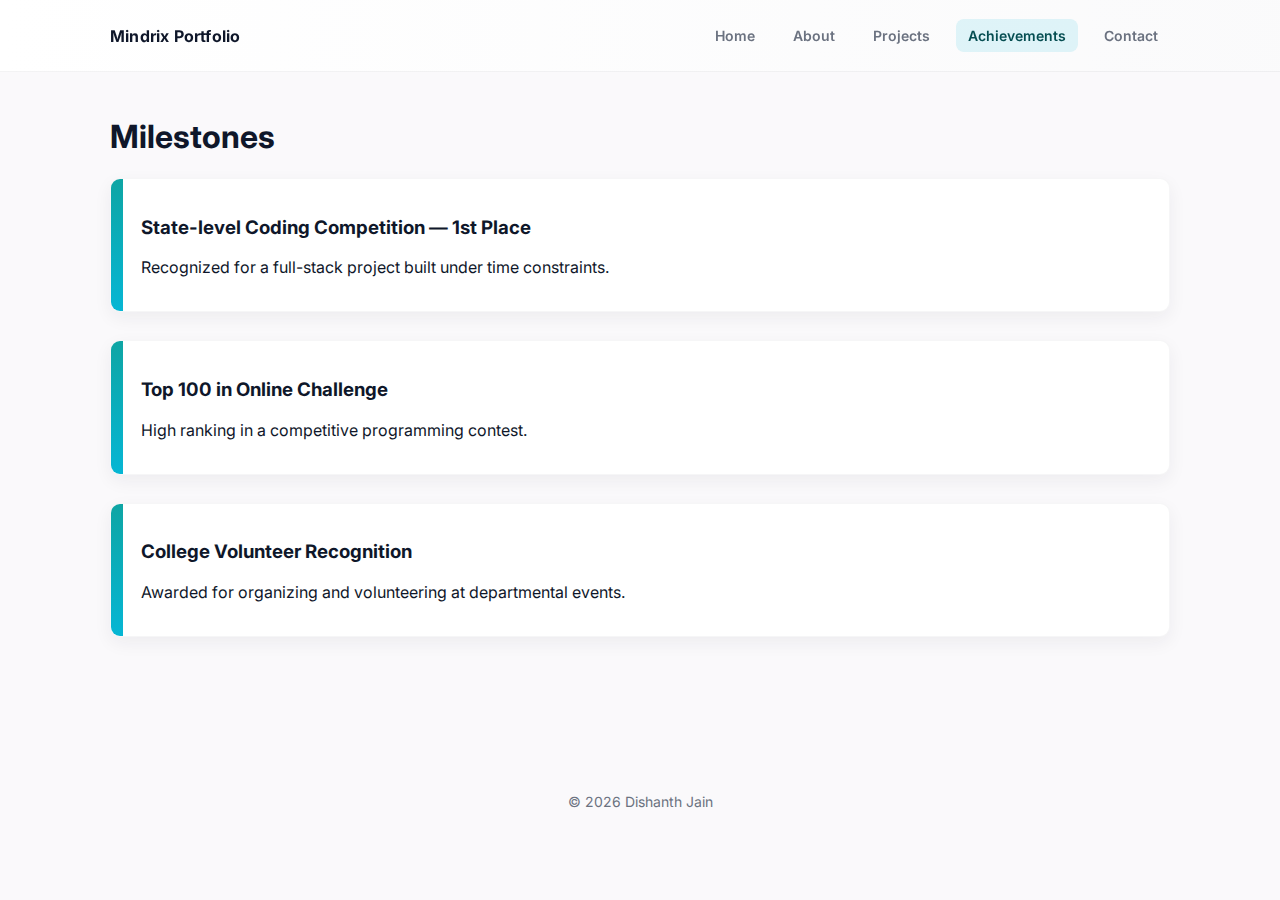
<file: portfolio/achievements.html>
<!doctype html>
<html lang="en">
<head>
  <meta charset="utf-8" />
  <meta name="viewport" content="width=device-width,initial-scale=1" />
  <title>Achievements — Milestones Gallery</title>
  <link href="https://fonts.googleapis.com/css2?family=Inter:wght@300;400;600;700&display=swap" rel="stylesheet">
  <link rel="stylesheet" href="styles.css">
</head>
<body>
  <header class="site-header">
    <div class="container header-inner">
      <a class="brand" href="index.html">Mindrix Portfolio</a>
      <nav class="site-nav">
        <a href="index.html" class="nav-link">Home</a>
        <a href="about.html" class="nav-link">About</a>
        <a href="projects.html" class="nav-link">Projects</a>
        <a href="achievements.html" class="nav-link active">Achievements</a>
        <a href="contact.html" class="nav-link">Contact</a>
      </nav>
    </div>
  </header>

  <main class="site-main">
    <section class="container achievements">
      <h1 class="section-title">Milestones</h1>

      <div class="achievement-stack">
        <div class="achievement-card">
          <div class="ach-band"></div>
          <div class="ach-content">
            <h3>State-level Coding Competition — 1st Place</h3>
            <p>Recognized for a full-stack project built under time constraints.</p>
          </div>
        </div>

        <div class="achievement-card">
          <div class="ach-band"></div>
          <div class="ach-content">
            <h3>Top 100 in Online Challenge</h3>
            <p>High ranking in a competitive programming contest.</p>
          </div>
        </div>

        <div class="achievement-card">
          <div class="ach-band"></div>
          <div class="ach-content">
            <h3>College Volunteer Recognition</h3>
            <p>Awarded for organizing and volunteering at departmental events.</p>
          </div>
        </div>
      </div>
    </section>
  </main>

  <footer class="site-footer">
    <div class="container">
      <p>© <span id="year4"></span> Dishanth Jain</p>
    </div>
  </footer>

  <script>document.getElementById('year4').textContent = new Date().getFullYear();</script>
</body>
</html>
</file>
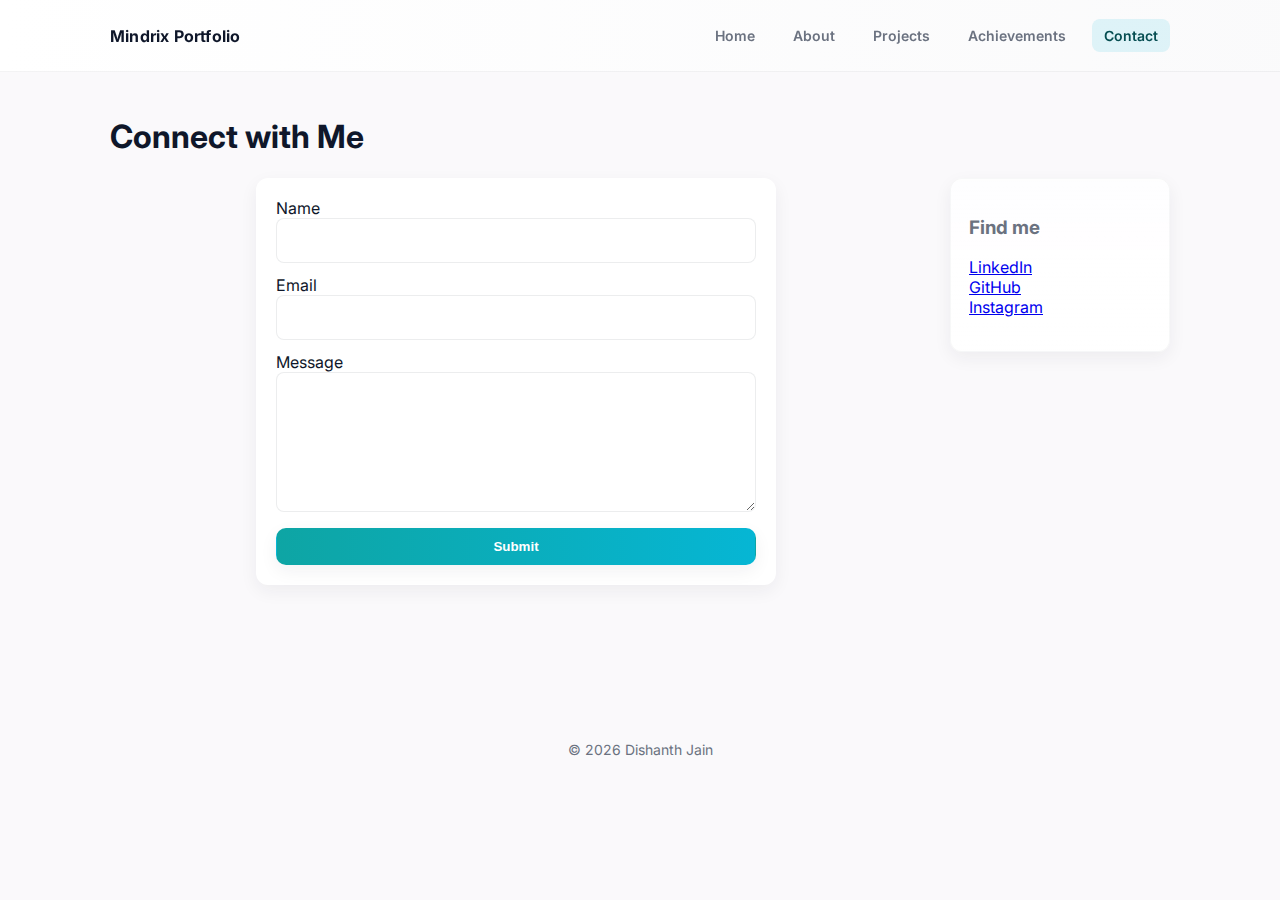
<file: portfolio/contact.html>
<!doctype html>
<html lang="en">
<head>
  <meta charset="utf-8" />
  <meta name="viewport" content="width=device-width,initial-scale=1" />
  <title>Contact — Connect with Me</title>
  <link href="https://fonts.googleapis.com/css2?family=Inter:wght@300;400;600;700&display=swap" rel="stylesheet">
  <link rel="stylesheet" href="styles.css">
</head>
<body>
  <header class="site-header">
    <div class="container header-inner">
      <a class="brand" href="index.html">Mindrix Portfolio</a>
      <nav class="site-nav">
        <a href="index.html" class="nav-link">Home</a>
        <a href="about.html" class="nav-link">About</a>
        <a href="projects.html" class="nav-link">Projects</a>
        <a href="achievements.html" class="nav-link">Achievements</a>
        <a href="contact.html" class="nav-link active">Contact</a>
      </nav>
    </div>
  </header>

  <main class="site-main">
    <section class="container contact-section">
      <h1 class="section-title">Connect with Me</h1>

      <div class="contact-wrap">
        <form class="contact-form" action="#" method="post" onsubmit="alert('Form demo — replace action with server endpoint'); return false;">
          <label>
            <span class="label-text">Name</span>
            <input type="text" name="name" required />
          </label>

          <label>
            <span class="label-text">Email</span>
            <input type="email" name="email" required />
          </label>

          <label>
            <span class="label-text">Message</span>
            <textarea name="message" rows="6" required></textarea>
          </label>

          <button class="btn primary" type="submit">Submit</button>
        </form>

        <aside class="social-block">
          <h3>Find me</h3>
          <p class="social-links">
            <a href="#" aria-label="LinkedIn">LinkedIn</a><br/>
            <a href="#" aria-label="GitHub">GitHub</a><br/>
            <a href="#" aria-label="Instagram">Instagram</a>
          </p>
        </aside>
      </div>
    </section>
  </main>

  <footer class="site-footer">
    <div class="container">
      <p>© <span id="year5"></span> Dishanth Jain</p>
    </div>
  </footer>

  <script>document.getElementById('year5').textContent = new Date().getFullYear();</script>
</body>
</html>
</file>
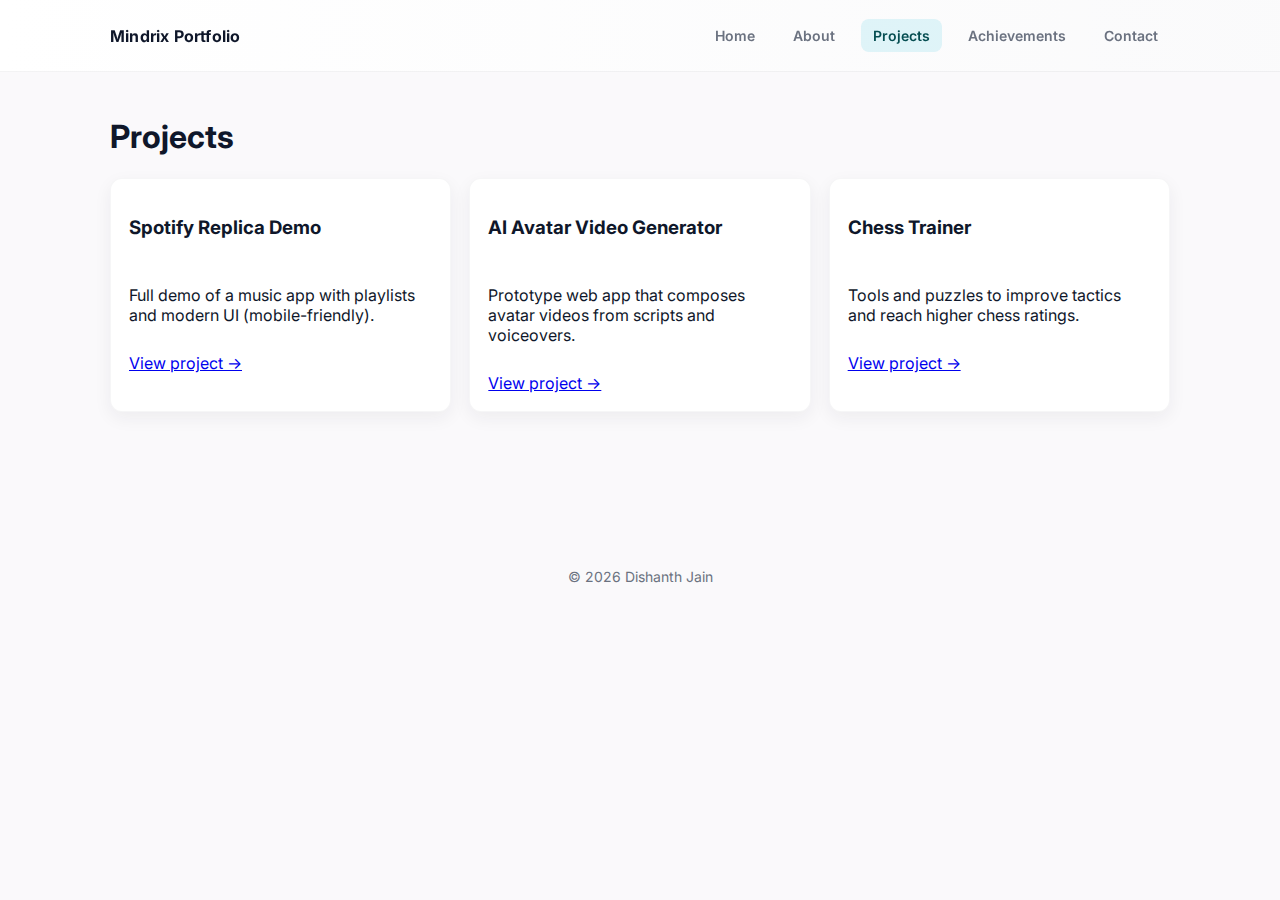
<file: portfolio/projects.html>
<!doctype html>
<html lang="en">
<head>
  <meta charset="utf-8" />
  <meta name="viewport" content="width=device-width,initial-scale=1" />
  <title>Projects — The Lab of Creations</title>
  <link href="https://fonts.googleapis.com/css2?family=Inter:wght@300;400;600;700&display=swap" rel="stylesheet">
  <link rel="stylesheet" href="styles.css">
</head>
<body>
  <header class="site-header">
    <div class="container header-inner">
      <a class="brand" href="index.html">Mindrix Portfolio</a>
      <nav class="site-nav">
        <a href="index.html" class="nav-link">Home</a>
        <a href="about.html" class="nav-link">About</a>
        <a href="projects.html" class="nav-link active">Projects</a>
        <a href="achievements.html" class="nav-link">Achievements</a>
        <a href="contact.html" class="nav-link">Contact</a>
      </nav>
    </div>
  </header>

  <main class="site-main">
    <section class="container projects">
      <h1 class="section-title">Projects</h1>
      <div class="projects-grid">
        <!-- repeatable project card -->
        <article class="project-card">
          <h3>Spotify Replica Demo</h3>
          <p class="project-desc">Full demo of a music app with playlists and modern UI (mobile-friendly).</p>
          <a class="project-link" href="#">View project →</a>
        </article>

        <article class="project-card">
          <h3>AI Avatar Video Generator</h3>
          <p class="project-desc">Prototype web app that composes avatar videos from scripts and voiceovers.</p>
          <a class="project-link" href="#">View project →</a>
        </article>

        <article class="project-card">
          <h3>Chess Trainer</h3>
          <p class="project-desc">Tools and puzzles to improve tactics and reach higher chess ratings.</p>
          <a class="project-link" href="#">View project →</a>
        </article>

        <!-- add more project-card blocks as needed -->
      </div>
    </section>
  </main>

  <footer class="site-footer">
    <div class="container">
      <p>© <span id="year3"></span> Dishanth Jain</p>
    </div>
  </footer>

  <script>document.getElementById('year3').textContent = new Date().getFullYear();</script>
</body>
</html>
</file>
<file: portfolio/styles.css>
:root{
  --header-height: 72px;
  --container-width: 1100px;
  --bg: #faf9fb;
  --card: #ffffff;
  --muted: #6b7280;
  --accent: #0ea5a4; /* teal-ish */
  --accent-2: #06b6d4;
  --radius: 12px;
  --shadow-sm: 0 6px 18px rgba(30,41,59,0.06);
  --shadow-md: 0 12px 30px rgba(30,41,59,0.10);
  font-family: 'Inter', system-ui, -apple-system, "Segoe UI", Roboto, "Helvetica Neue", Arial;
  color-scheme: light;
}

* { box-sizing: border-box; }
html,body { height:100%; margin:0; background:var(--bg); color:#0f172a; }

/* CONTAINER */
.container {
  max-width: var(--container-width);
  margin: 0 auto;
  padding: 0 20px;
}

/* FIXED HEADER (glued to top) */
.site-header{
  position: fixed;
  top:0;
  left:0;
  right:0;
  height: var(--header-height);
  background: linear-gradient(90deg, rgba(255,255,255,0.95), rgba(250,250,251,0.95));
  border-bottom: 1px solid rgba(15,23,42,0.05);
  display:flex;
  align-items:center;
  z-index: 50;
  backdrop-filter: blur(4px);
}

.header-inner{
  display:flex;
  align-items:center;
  justify-content:space-between;
  width:100%;
}

.brand {
  font-weight:700;
  letter-spacing:0.2px;
  color:#0f172a;
  text-decoration:none;
}

.site-nav {
  display:flex;
  gap:14px;
  align-items:center;
}

.site-nav .nav-link {
  text-decoration:none;
  padding:8px 12px;
  border-radius:8px;
  color:var(--muted);
  font-weight:600;
  font-size:14px;
}

.site-nav .nav-link:hover { color:var(--accent); background: rgba(6,182,212,0.06); }

.site-nav .nav-link.active {
  color: #064e52;
  background: rgba(6,182,212,0.12);
}

/* MAIN — ensure starts after header (no content hidden) */
.site-main {
  padding-top: calc(var(--header-height) + 24px); /* main starts exactly where header ends */
  padding-bottom: 60px;
}

/* HERO (two columns, text wider than image) */
.grid-two-col {
  display:grid;
  gap:28px;
  grid-template-columns: 2fr 1fr; /* text column wider than image column */
  align-items:center;
  padding: 40px 0;
}

.hero-text h1{
  margin:0 0 12px 0;
  font-size: clamp(28px, 3.6vw, 40px);
  line-height:1.05;
}

.lead { color:var(--muted); margin-bottom:18px; font-size:16px; }

.hero-image img {
  width:100%;
  border-radius: 14px;
  object-fit:cover;
  box-shadow: var(--shadow-sm);
  min-height: 260px;
  display:block;
}

/* Buttons */
.btn {
  display:inline-block;
  padding:10px 16px;
  border-radius:10px;
  text-decoration:none;
  font-weight:600;
  border: 1px solid transparent;
  transition: transform 180ms ease, box-shadow 180ms ease, background 180ms ease;
}

.btn.primary{
  background: linear-gradient(90deg,var(--accent),var(--accent-2));
  color: white;
  box-shadow: var(--shadow-sm);
}

.btn.primary:hover{
  transform: translateY(-4px);
  box-shadow: var(--shadow-md);
}

/* button must react when mouse moves over it (visible reaction above) */
.btn.ghost{
  background: transparent;
  border-color: rgba(6,182,212,0.12);
  color:#064e52;
}

/* Features grid */
.features { padding-top: 10px; }
.features-grid {
  display:grid;
  grid-template-columns: repeat(auto-fit, minmax(220px, 1fr));
  gap:18px;
  margin-top:18px;
}
.feature-card{
  background:var(--card);
  border-radius:12px;
  padding:18px;
  box-shadow: var(--shadow-sm);
}

/* ABOUT page specifics */
.profile-row {
  display:flex;
  gap:28px;
  align-items:flex-start;
  padding: 36px 0;
}

.profile-image-wrap{
  position: relative; /* decorative mark will be positioned against this */
  flex: 0 0 260px;
}

.profile-image{
  width:100%;
  border-radius: 12px;
  display:block;
  height: auto;
  object-fit:cover;
  box-shadow: var(--shadow-sm);
}

.decorative-mark{
  position:absolute;
  top: -8px;
  right: -8px;
  width:18px;
  height:18px;
  background: var(--accent);
  border: 3px solid white;
  border-radius: 4px;
  transform: rotate(20deg);
  box-shadow: 0 6px 12px rgba(6,182,212,0.12);
  pointer-events:none;
}

/* story sits flush laterally with image due to flex row (they are side-by-side) */
.profile-story{
  flex: 1 1 auto;
}

/* skills grid inside a boundary */
.skills-boundary{
  margin-top: 26px;
  padding: 26px;
  border-radius: 12px;
  background: linear-gradient(180deg, rgba(255,255,255,0.6), rgba(255,255,255,0.8));
  box-shadow: var(--shadow-sm);
  border: 1px solid rgba(15,23,42,0.03);
}

.skills-grid{
  margin-top:16px;
  display:grid;
  grid-template-columns: repeat(3, 1fr); /* perfectly uniform 3 across */
  gap:14px; /* equal gaps */
}

.skill-tile{
  background: white;
  padding:14px;
  border-radius:10px;
  text-align:center;
  font-weight:600;
  box-shadow: 0 6px 14px rgba(15,23,42,0.04);
}

/* Projects page */
.projects-grid{
  margin-top:20px;
  display:grid;
  grid-template-columns: repeat(auto-fit,minmax(240px,1fr));
  gap:18px;
}

.project-card{
  background: var(--card);
  border-radius:12px;
  padding:18px;
  border: 1px solid rgba(15,23,42,0.04);
  transition: transform 200ms ease, box-shadow 200ms ease;
  box-shadow: var(--shadow-sm);
  display:flex;
  flex-direction:column;
  gap:12px;
  min-height: 150px;
}

/* hover: visually lift up / deeper shadow */
.project-card:hover{
  transform: translateY(-8px);
  box-shadow: var(--shadow-md);
}

/* Achievements vertical stack */
.achievement-stack{
  display:flex;
  flex-direction:column;
  gap:28px; /* large equal spaces between cards */
  margin-top:18px;
}

.achievement-card{
  display:flex;
  background:var(--card);
  border-radius:10px;
  overflow:hidden;
  box-shadow: var(--shadow-sm);
  align-items:stretch;
  min-height:100px;
  border:1px solid rgba(15,23,42,0.04);
}

/* continuous vertical band of color down one edge */
.ach-band{
  width:12px;
  background: linear-gradient(180deg,var(--accent),var(--accent-2));
  flex: 0 0 12px;
}

/* content area inside achievement */
.ach-content{
  padding:18px;
}

/* Contact page — center horizontally; inputs stacked */
.contact-wrap{
  display:flex;
  gap:28px;
  align-items:flex-start;
  margin-top:18px;
}

/* form box horizontally centered — we put space on the sides using auto margins and make contact-wrap responsive */
.contact-form{
  width: 520px;
  max-width: 100%;
  margin: 0 auto;
  padding: 20px;
  border-radius: 12px;
  background: var(--card);
  box-shadow: var(--shadow-sm);
  display:flex;
  flex-direction:column;
  gap:12px;
  align-items:stretch;
}

/* small consistent vertical gaps between inputs already set by gap */
.contact-form input,
.contact-form textarea {
  width:100%;
  padding:12px 14px;
  border-radius:8px;
  border:1px solid rgba(15,23,42,0.08);
  font-size:15px;
  font-family:inherit;
  resize:vertical;
}

/* submit hover change */
.contact-form .btn.primary:hover {
  transform: translateY(-3px);
  filter: brightness(1.02);
}

/* social block visually distinct and separated */
.social-block{
  width:220px;
  padding:18px;
  border-radius:12px;
  background: linear-gradient(180deg, rgba(255,255,255,0.8), rgba(255,255,255,0.95));
  border:1px solid rgba(15,23,42,0.03);
  box-shadow: var(--shadow-sm);
  color:var(--muted);
}

/* FOOTER */
.site-footer{
  margin-top:56px;
  padding:26px 0;
  color:var(--muted);
  font-size:14px;
  text-align:center;
}

/* RESPONSIVE */
@media (max-width: 900px){
  .grid-two-col { grid-template-columns: 1fr; }
  .profile-row { flex-direction: column; }
  .skills-grid { grid-template-columns: repeat(2,1fr); }
  .contact-wrap { flex-direction: column; align-items:center; }
}

@media (max-width: 520px){
  .skills-grid { grid-template-columns: 1fr; }
  .site-nav { display:none; } /* small screens: hide nav (could add hamburger later) */
}
</file>
